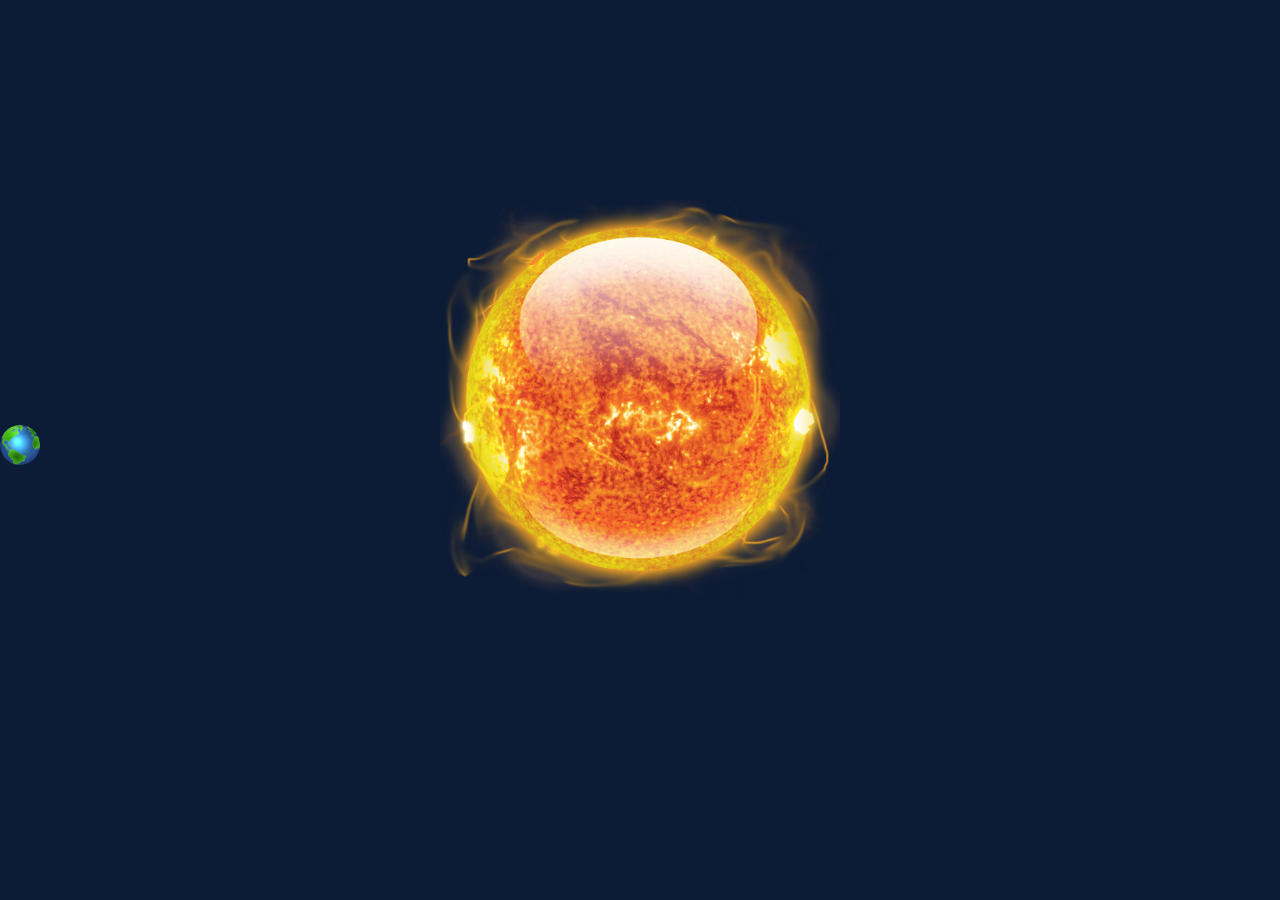
<file: HTML_CSS_Projects/Animaciones/index.html>
<!DOCTYPE html>
<html lang="en">
<head>
	<meta charset="UTF-8">
	<title>Animaciones</title>
	<style>
		body{background-color: #0D1C36;}
		
		@keyframes rotacion{
			from{transform: rotateZ(0deg);}

			to{transform: rotateZ(360deg);}
		}

		@keyframes traslacion{
			0% {z-index: 1;}

			25% {left: 950px;}
			50% {left: 1900px;}
			51% {z-index: -1;}
			75% {left: 950px;}
			100% {left: 0; z-index: -1;}
		}

		@keyframes sombra{
			0%  {opacity: 1;}
			25% {opacity: 0;}
			50% {opacity: 1;}
			75% {opacity: 0;}
			100%{opacity: 1;}
		}
		/*
			Nombre
			Duracion: seg
			Funcion: linear | ease | ease-in | ease-out | ease-in-out
			Delay: seg
			Iteraciones: número | infinite
			Dirección: alternate | reverse
		*/
		#sol{
			position: absolute;
			margin-left: auto;
			margin-right: auto;
			left: 0;
			right: 0;
			top: 200px;
			width: 400px;
			height: 400px;
			animation-name: rotacion;
			animation-duration: 30s;
			animation-iteration-count: infinite;
			animation-timing-function: linear;
		}

		#tierra{
			background-color: black;
			border-radius: 50%;
			position: absolute;
			margin-left: auto;
			margin-right: auto;
			padding: 0;
			left: 0;
			top: 425px;
			width: 40px;
			height: 40px;
			z-index: 1;
			animation-name: traslacion;
			animation-duration: 20s;
			animation-timing-function: linear;
			animation-iteration-count: infinite;
		}

		#img-tierra{
			animation-name: sombra;
			animation-duration: 20s;
			animation-timing-function: linear;
		}
	</style>
</head>
<body>
	<div id="sol"><img src="sun.png" alt="" width="400"></div>
	<div id="tierra">
		<img src="earth.png" alt="" width="40" id="img-tierra">
	</div>
</body>
</html>
</file>
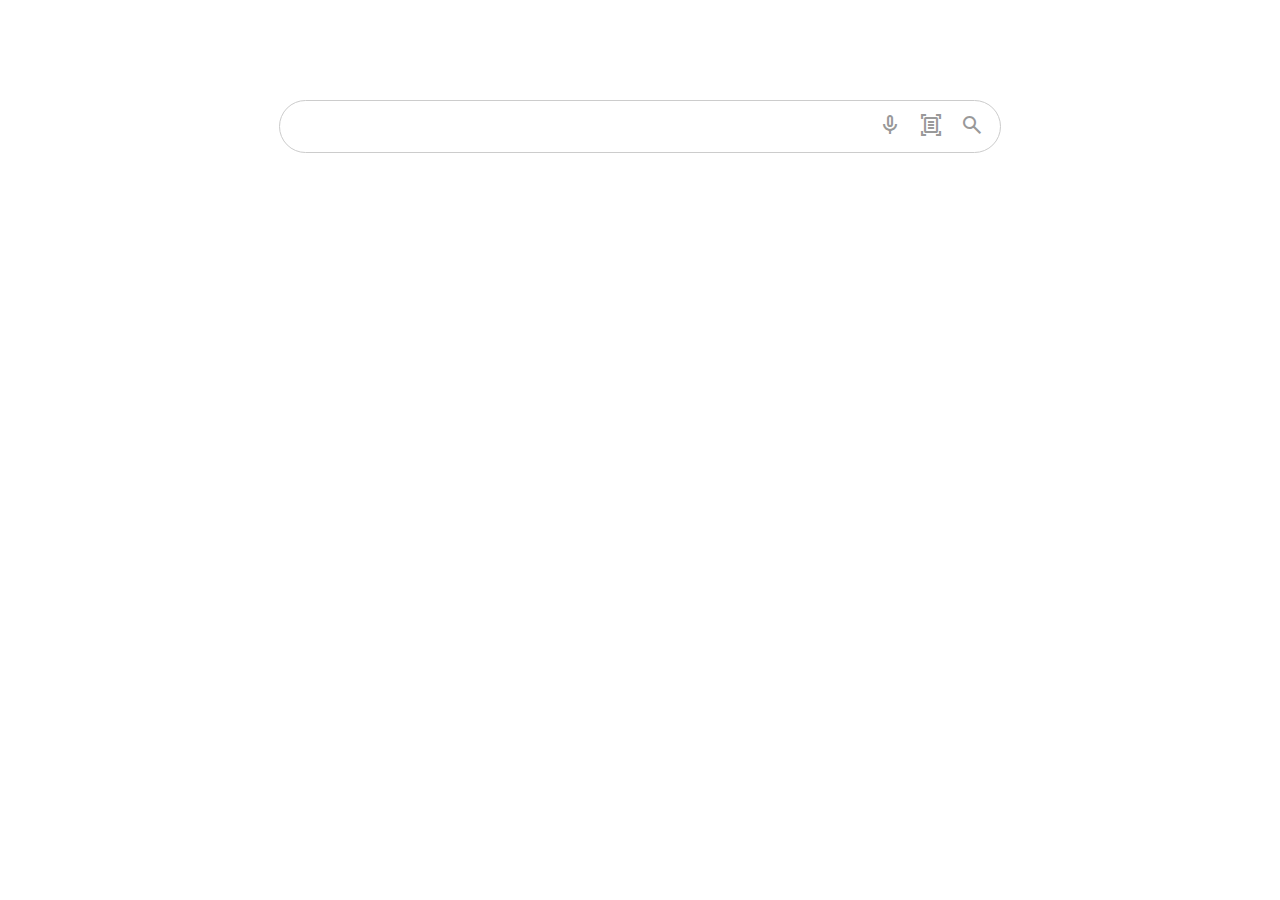
<file: HTML_CSS_Projects/Barra de busqueda/index.html>
<!DOCTYPE html>
<html lang="en">
<head>
  <meta charset="UTF-8">
  <meta name="viewport" content="width=device-width, initial-scale=1.0">
  <link rel="stylesheet" href="style.css">
  <link rel="stylesheet" href="https://fonts.googleapis.com/css2?family=Material+Symbols+Outlined:opsz,wght,FILL,GRAD@20..48,100..700,0..1,-50..200" />
  <title>Barra de busqueda</title>
</head>

<body>
  <div class="search-bar">
    <input type="text">
    <div class="actions">
      <button>
        <span class="material-symbols-outlined">Mic</span>
      </button>
      <button>
        <span class="material-symbols-outlined">document_scanner</span>
      </button>
      <button>
        <span class="material-symbols-outlined">search</span>
      </button>
    </div>
  </div>
</body>

</html>
</file>
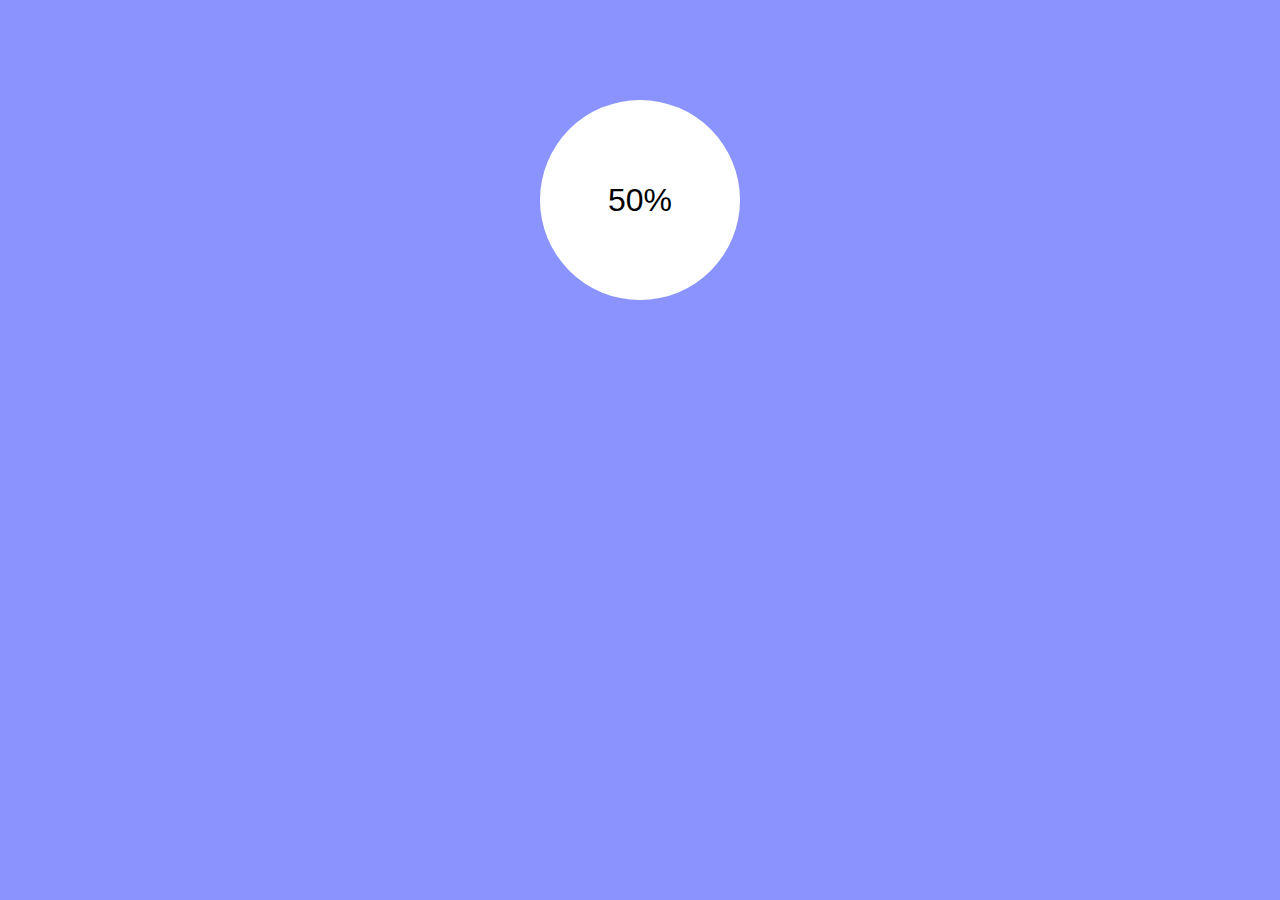
<file: HTML_CSS_Projects/Barra de porcentaje/index.html>
<!DOCTYPE html>
<html lang="en">
<head>
  <meta charset="UTF-8">
  <meta name="viewport" content="width=device-width, initial-scale=1.0">
  <title>Barra de progreso</title>
  <link rel="stylesheet" href="styles.css">
</head>
<body>
  <!-- aqui se encuentra todo el codigo para reutilizar -->
  <div class="progressbar-container">
    <div class="outer-box">
      <div class="inner-box">50%</div>
      <!-- creando un vector -->
      <svg xmlns="http://www.w3.org/2000/svg" version="1.1" width="200" height ="200"> 
        <defs>
          <linearGradient id="gradientColor">
            <stop offset="0%" stop-color="#e91e63" />
            <stop offset="100%" stop-color="#673ab7" />
          </linearGradient>
        </defs>
        <circle cx="100" cy="100" r="80" stroke-linecap="round"/>
      </svg>
    </div>
  </div>
</body>
</html>
</file>
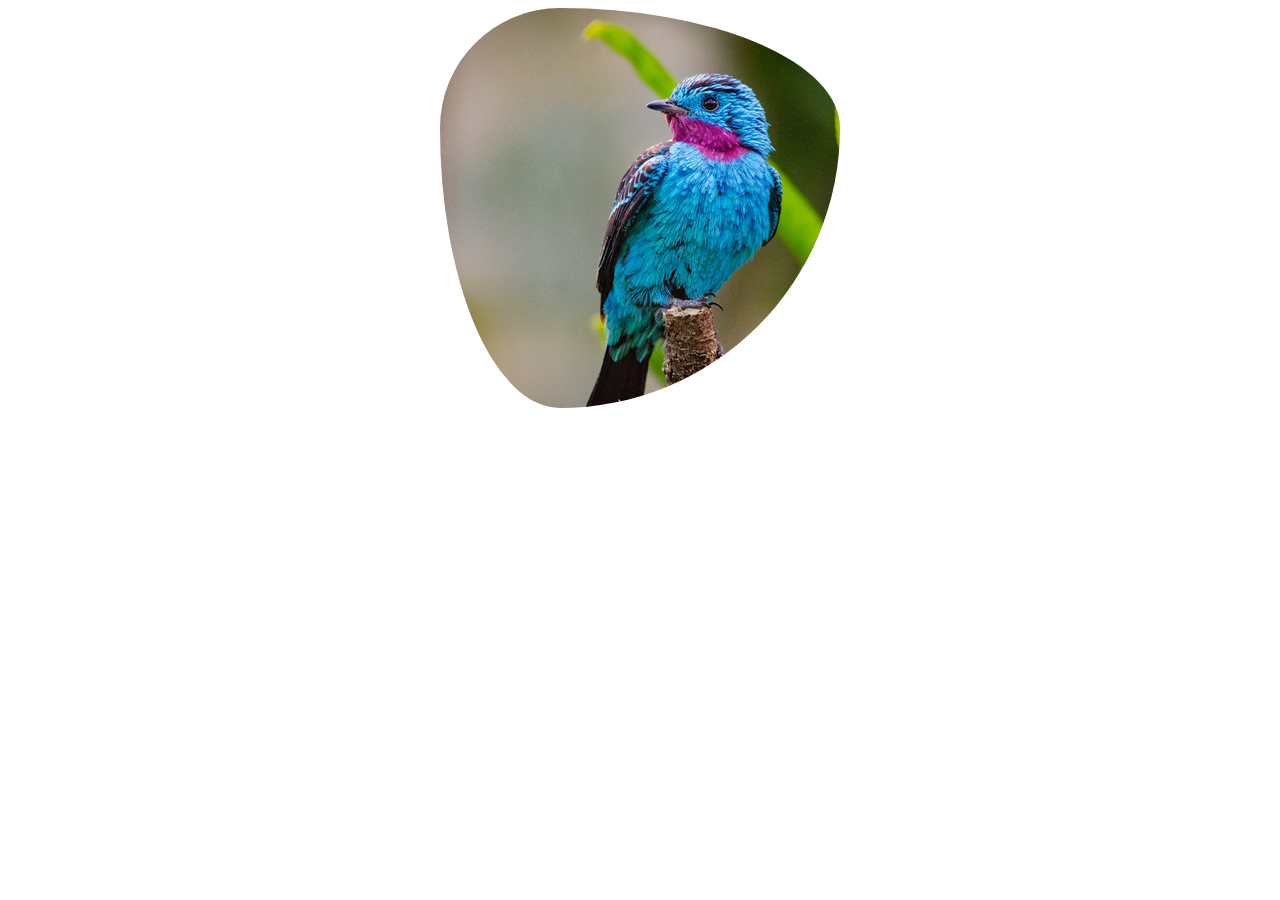
<file: HTML_CSS_Projects/bordes magicos/index.html>
<!DOCTYPE html>
<html lang="en">
<head>
    <meta charset="UTF-8">
    <meta name="viewport" content="width=device-width, initial-scale=1.0">
    <meta http-equiv="X-UA-Compatible" content="ie=edge">
    <title>Bordes mágicos</title>
    <style>
        #container{
            background: url(foto.png);
            border-radius: 30% 70% 70% 30% / 30% 30% 70% 70%;
            width: 400px;
            height: 400px;
            margin: 0 auto;
            transition: all 1s;
        }
        #container:hover{
            border-radius: 44% 56% 87% 13% / 68% 86% 14% 32% ;
        }
    </style>
</head>
<body>
    <div id="container"></div>
</body>
</html>
</file>
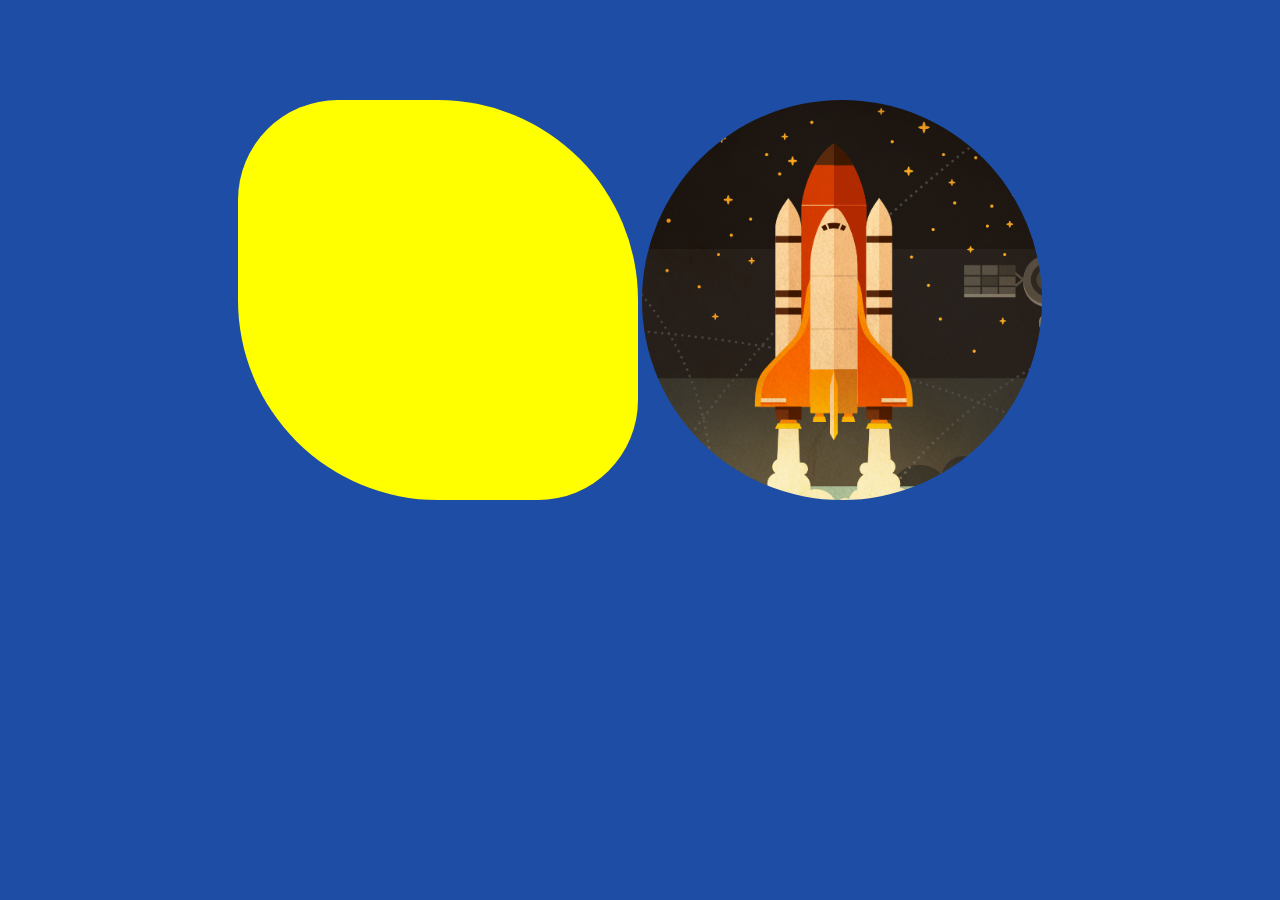
<file: HTML_CSS_Projects/Bordes/index.html>
<!DOCTYPE html>
<html lang="en">
<head>
	<meta charset="UTF-8">
	<title>Bordes</title>
	<style>
		body{background-color: #1E4DA6;}
		#main-container{width: 810px; margin: 100px auto; text-align: center;}
		#main-container div{display: inline-block; vertical-align: top;}
		#cuadro{background-color: yellow; height: 400px; width: 400px;}

		#cuadro{
			border-radius: 25% 50%;
		}

		img{
			border-radius: 50%;
		}
	</style>
</head>
<body>
	<div id="main-container">
		<div id="cuadro"></div>
		<div><img src="foto.png" width="400" alt=""></div>
	</div>
</body>
</html>
</file>
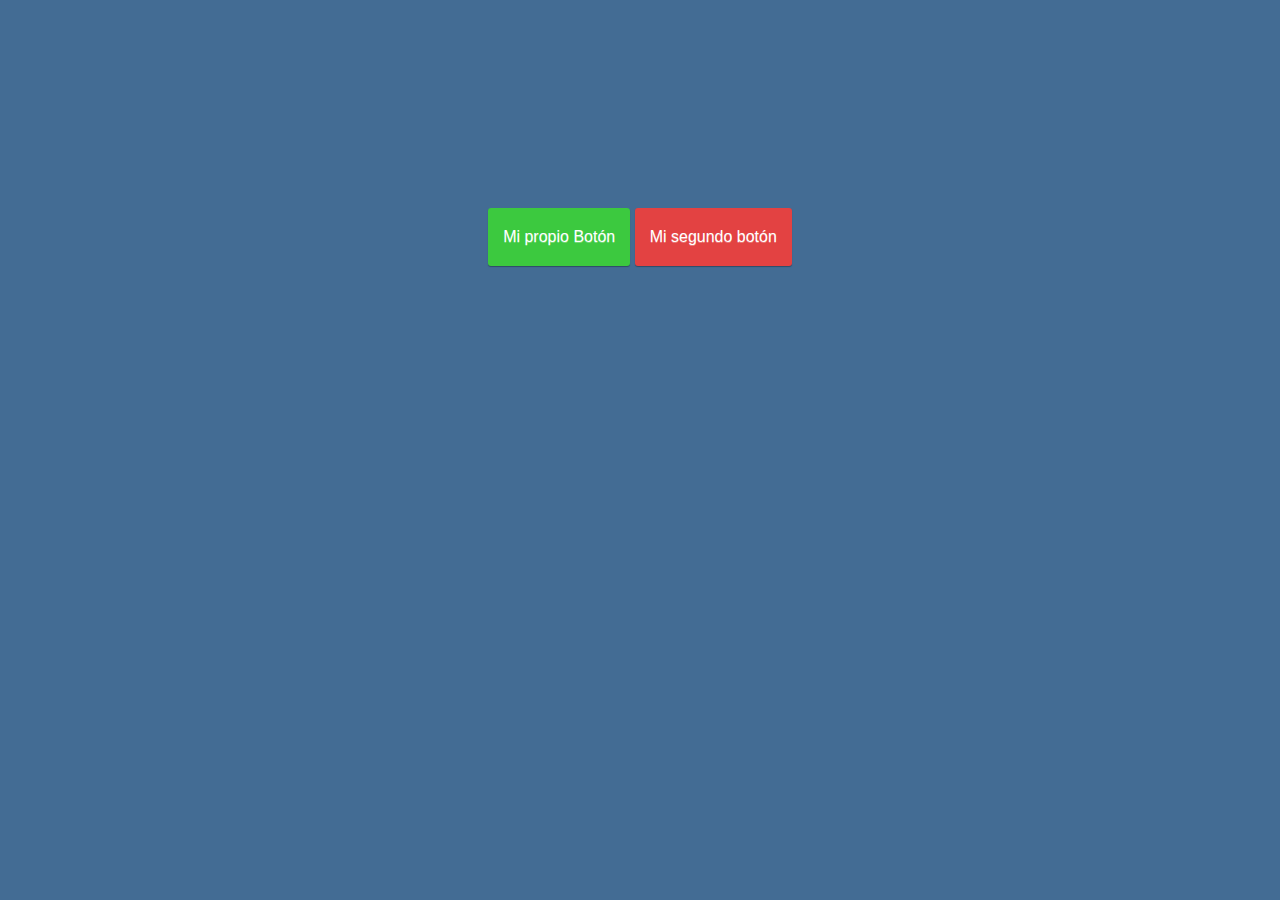
<file: HTML_CSS_Projects/Boton/index.html>
<!DOCTYPE html>
<html lang="en">
<head>
	<meta charset="UTF-8">
	<title>Botón con CSS</title>

	<style>
		body{
			background-color: #436C94;
			font-family: Arial;
		}
		#main-container{
			padding-top: 200px;
			text-align: center;
		}

		.btn{
			border-radius: 3px;
			display: inline-block;
			padding: 20px 15px;
			text-decoration: none;
			text-shadow: 0 1px 0 rgba(255,255,255,0.3);
			box-shadow: 0 1px 1px rgba(0,0,0,0.3); 
		}

		.btn-green{
			color: white;
			background-color: #3CC93F;
		}
		.btn-green:hover{
			background-color: #37B839;	
		}
		.btn-green:active{
			background-color: #29962A;
		}

		.btn-red{
			color: white;
			background-color: #E34242;
		}
		.btn-red:hover{
			background-color: #C43535;	
		}
		.btn-red:active{
			background-color: #A62828;
		}


	</style>
</head>
<body>

	<div id="main-container">
		<a href="#" class="btn btn-green">Mi propio Botón</a>
		<a href="#" class="btn btn-red">Mi segundo botón</a>
	</div>
	
</body>
</html>
</file>
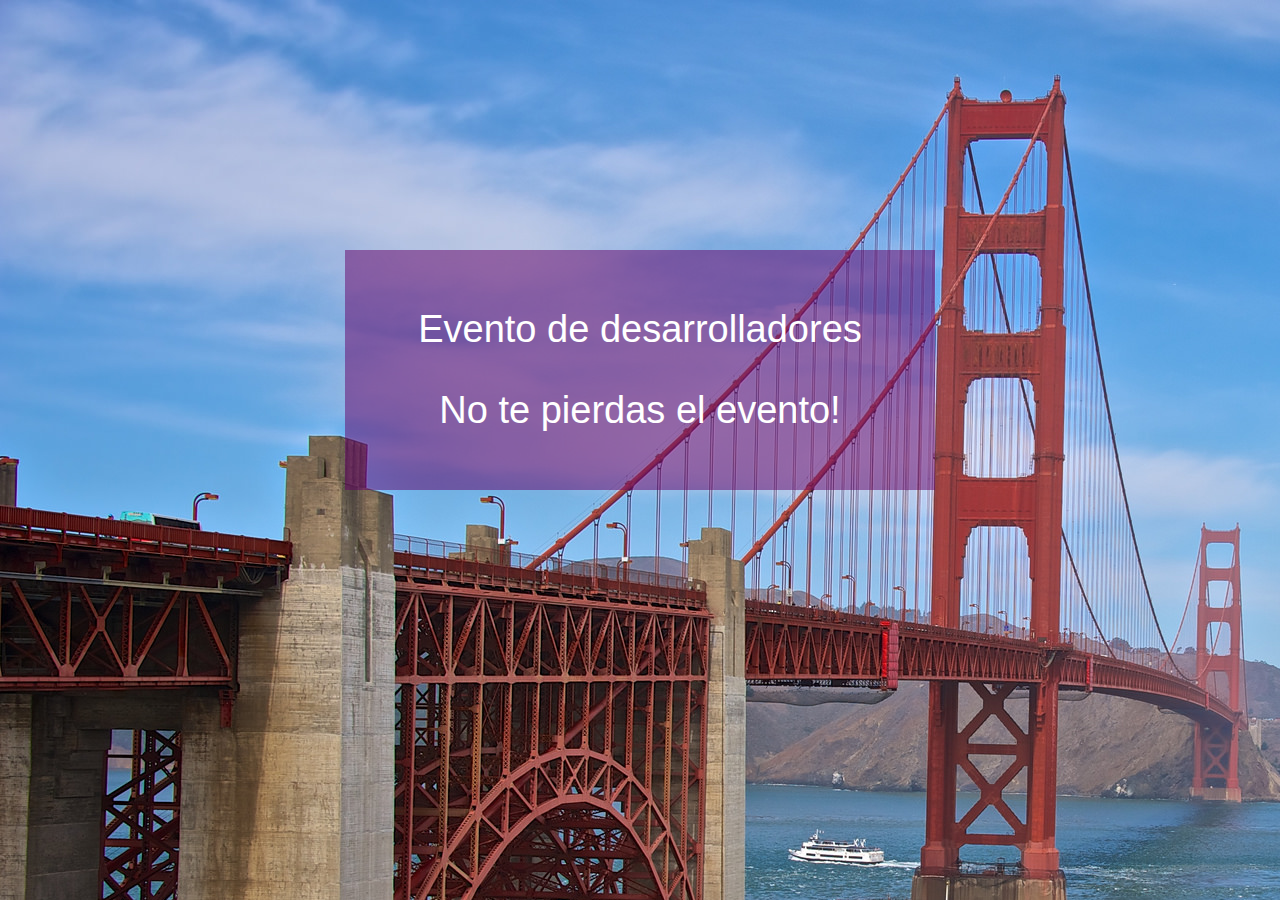
<file: HTML_CSS_Projects/Colores/index.html>
<!DOCTYPE html>
<html lang="en">
<head>
	<meta charset="UTF-8">
	<title>Colores</title>
	<style>
		body{
			background: url(fondo.jpg);

			font-family: Arial;
		}
		
		/*
			RGB
			RGBA
			HSL
			HSLA
		*/
		#mensaje{
			background: hsla(300, 100%, 20%, 0.5);
			color: white;
			font-size: 38px;
			padding: 20px;
			margin: 250px auto;
			width:550px;
			text-align: center;
		}
	</style>
</head>
<body>
	<div id="main-container">
		<div id="mensaje">
			<p>Evento de desarrolladores</p>
			<p>No te pierdas el evento!</p>
		</div>
	</div>
</body>
</html>
</file>
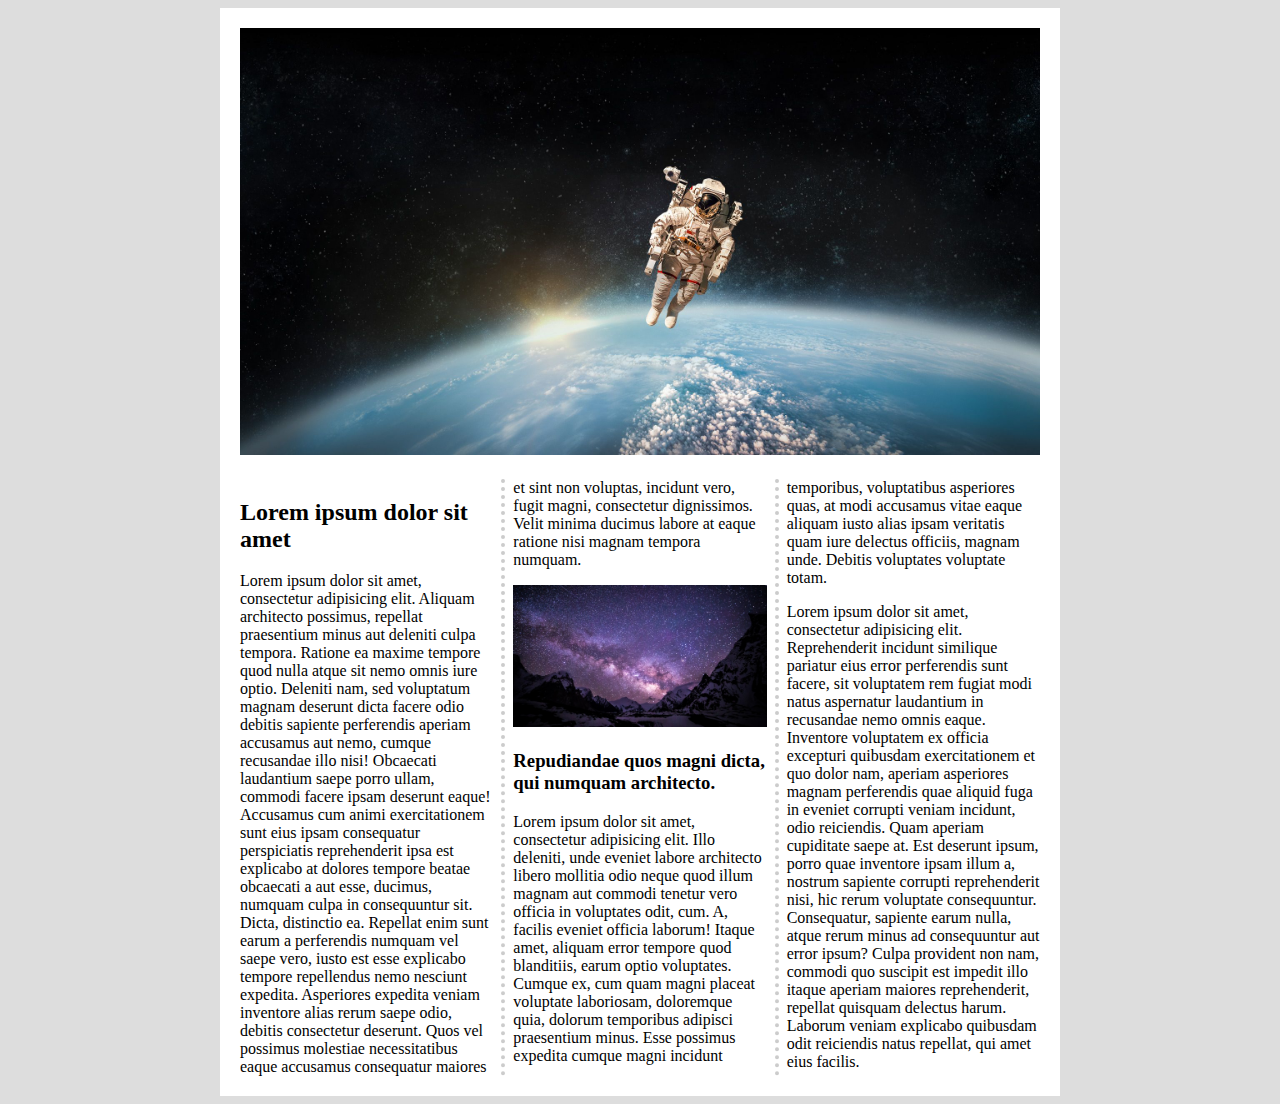
<file: HTML_CSS_Projects/Columnas/index.html>
<!DOCTYPE html>
<html lang="en">
<head>
	<meta charset="UTF-8">
	<title>Columnas</title>
	<style>
		body{background-color: #ddd;}
		#container{
			background-color: white;
			margin: 0 auto;
			width: 800px;
			padding: 20px;

			
		}

		article{
			padding-top: 20px;
			column-count: 3;
			column-gap: 20px;
			column-rule: dotted 4px #ccc;
			
		}
	</style>
</head>
<body>
	<div id="container">
		<img src="header.jpg" width="100%" alt="">
		<article>
			<h2>Lorem ipsum dolor sit amet</h2>
		<p><span>Lorem ipsum dolor sit amet, consectetur adipisicing elit. Aliquam architecto possimus, repellat praesentium minus aut deleniti culpa tempora. Ratione ea maxime tempore quod nulla atque sit nemo omnis iure optio.</span>
		<span>Deleniti nam, sed voluptatum magnam deserunt dicta facere odio debitis sapiente perferendis aperiam accusamus aut nemo, cumque recusandae illo nisi! Obcaecati laudantium saepe porro ullam, commodi facere ipsam deserunt eaque!</span>
		<span>Accusamus cum animi exercitationem sunt eius ipsam consequatur perspiciatis reprehenderit ipsa est explicabo at dolores tempore beatae obcaecati a aut esse, ducimus, numquam culpa in consequuntur sit. Dicta, distinctio ea.</span>
		<span>Repellat enim sunt earum a perferendis numquam vel saepe vero, iusto est esse explicabo tempore repellendus nemo nesciunt expedita. Asperiores expedita veniam inventore alias rerum saepe odio, debitis consectetur deserunt.</span>
		<span>Quos vel possimus molestiae necessitatibus eaque accusamus consequatur maiores et sint non voluptas, incidunt vero, fugit magni, consectetur dignissimos. Velit minima ducimus labore at eaque ratione nisi magnam tempora numquam.</span></p>

		<p><img src="imagen.jpg" width="100%" alt=""></p>
		<h3>Repudiandae quos magni dicta, qui numquam architecto.</h3>
		<p><span>Lorem ipsum dolor sit amet, consectetur adipisicing elit. Illo deleniti, unde eveniet labore architecto libero mollitia odio neque quod illum magnam aut commodi tenetur vero officia in voluptates odit, cum.</span>

		<span>A, facilis eveniet officia laborum! Itaque amet, aliquam error tempore quod blanditiis, earum optio voluptates. Cumque ex, cum quam magni placeat voluptate laboriosam, doloremque quia, dolorum temporibus adipisci praesentium minus.</span>
		<span>Esse possimus expedita cumque magni incidunt temporibus, voluptatibus asperiores quas, at modi accusamus vitae eaque aliquam iusto alias ipsam veritatis quam iure delectus officiis, magnam unde. Debitis voluptates voluptate totam.</span></p>
		<p><span>Lorem ipsum dolor sit amet, consectetur adipisicing elit. Reprehenderit incidunt similique pariatur eius error perferendis sunt facere, sit voluptatem rem fugiat modi natus aspernatur laudantium in recusandae nemo omnis eaque.</span>
		<span>Inventore voluptatem ex officia excepturi quibusdam exercitationem et quo dolor nam, aperiam asperiores magnam perferendis quae aliquid fuga in eveniet corrupti veniam incidunt, odio reiciendis. Quam aperiam cupiditate saepe at.</span>
		<span>Est deserunt ipsum, porro quae inventore ipsam illum a, nostrum sapiente corrupti reprehenderit nisi, hic rerum voluptate consequuntur. Consequatur, sapiente earum nulla, atque rerum minus ad consequuntur aut error ipsum?</span>
		<span>Culpa provident non nam, commodi quo suscipit est impedit illo itaque aperiam maiores reprehenderit, repellat quisquam delectus harum. Laborum veniam explicabo quibusdam odit reiciendis natus repellat, qui amet eius facilis.</span></p>		
		</article>
		
	</div>
</body>
</html>
</file>
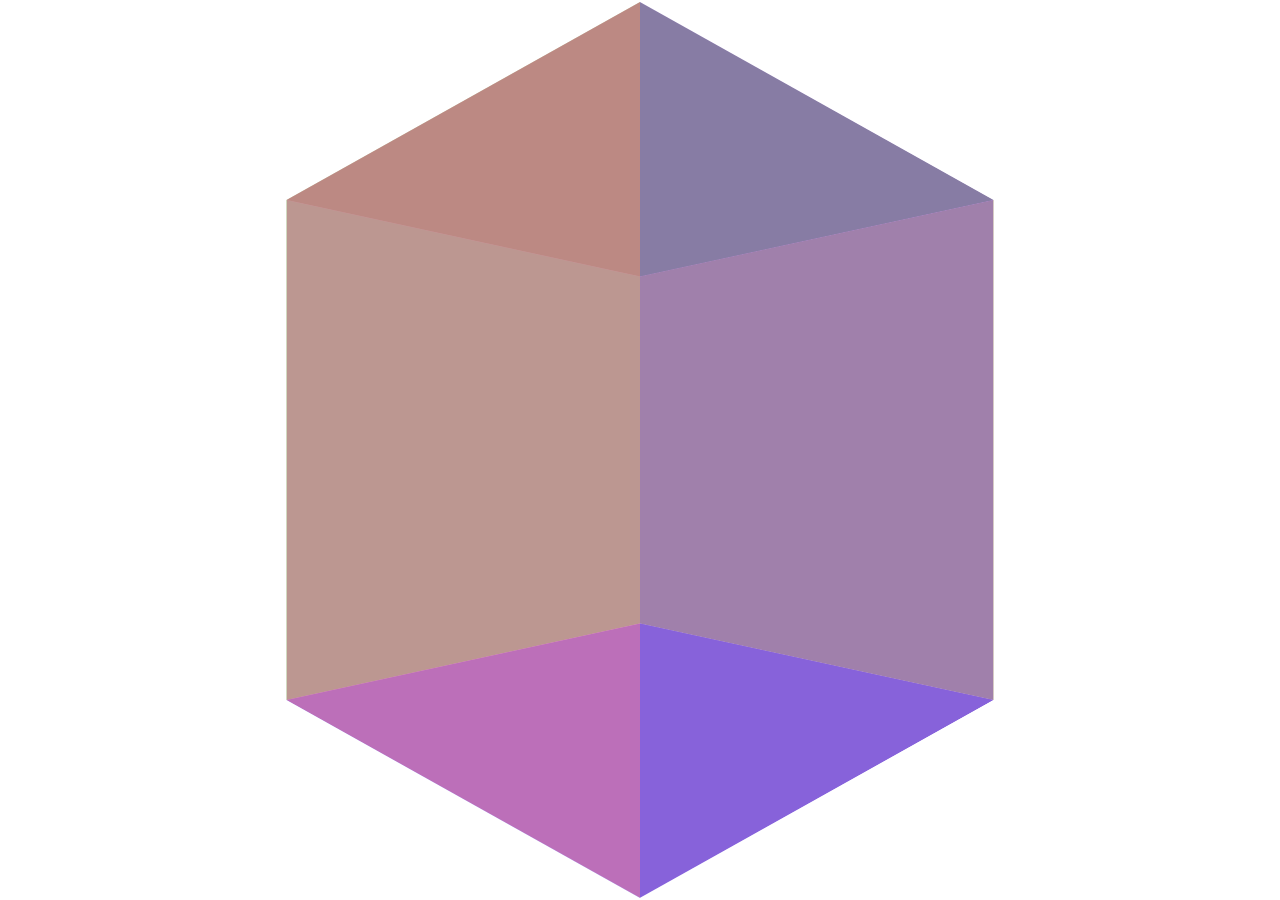
<file: HTML_CSS_Projects/Cubo 3D/index.html>
<!DOCTYPE html>
<html lang="en">
<head>
	<meta charset="UTF-8">
	<title>Cubo 3D</title>

	<style>
		#container{
			perspective: 800px;
			margin: 200px auto;
			width: 500px;
		}
		
		#cubo{
			transform-style: preserve-3d;
			width: 500px;
			height: 500px;

			transform: rotateY(45deg);
		}
		.cara{
			position: absolute;
			height: 500px;
			width: 500px;
		}
		
		.enfrente{
			background-color: rgba(95,27,188,0.5);
			transform: translateZ(250px);
		}
		.atras{
			background-color: rgba(95,242,81,0.5);
			transform: translateZ(-250px);	
		}
		.arriba{
			background-color: rgba(95,188,27,0.5);
			transform: translateY(-250px) rotateX(90deg);
		}
		.abajo{
			background-color: rgba(95,81,244,0.5);
			transform: translateY(250px) rotateX(90deg);	
		}
		.izquierda{
			background-color: rgba(201,54,122,0.5);
			transform: translateX(-250px) rotateY(90deg);
		}
		.derecha{
			background-color: rgba(196,201,54,0.5);
			transform: translateX(250px) rotateY(90deg);
		}
	</style>
</head>
<body>
	<div id="container">
		<div id="cubo">
			<div class="cara enfrente"></div>
			<div class="cara atras"></div>
			<div class="cara arriba"></div>
			<div class="cara abajo"></div>
			<div class="cara izquierda"></div>
			<div class="cara derecha"></div>	
		</div>
		
	</div>
</body>
</html>
</file>
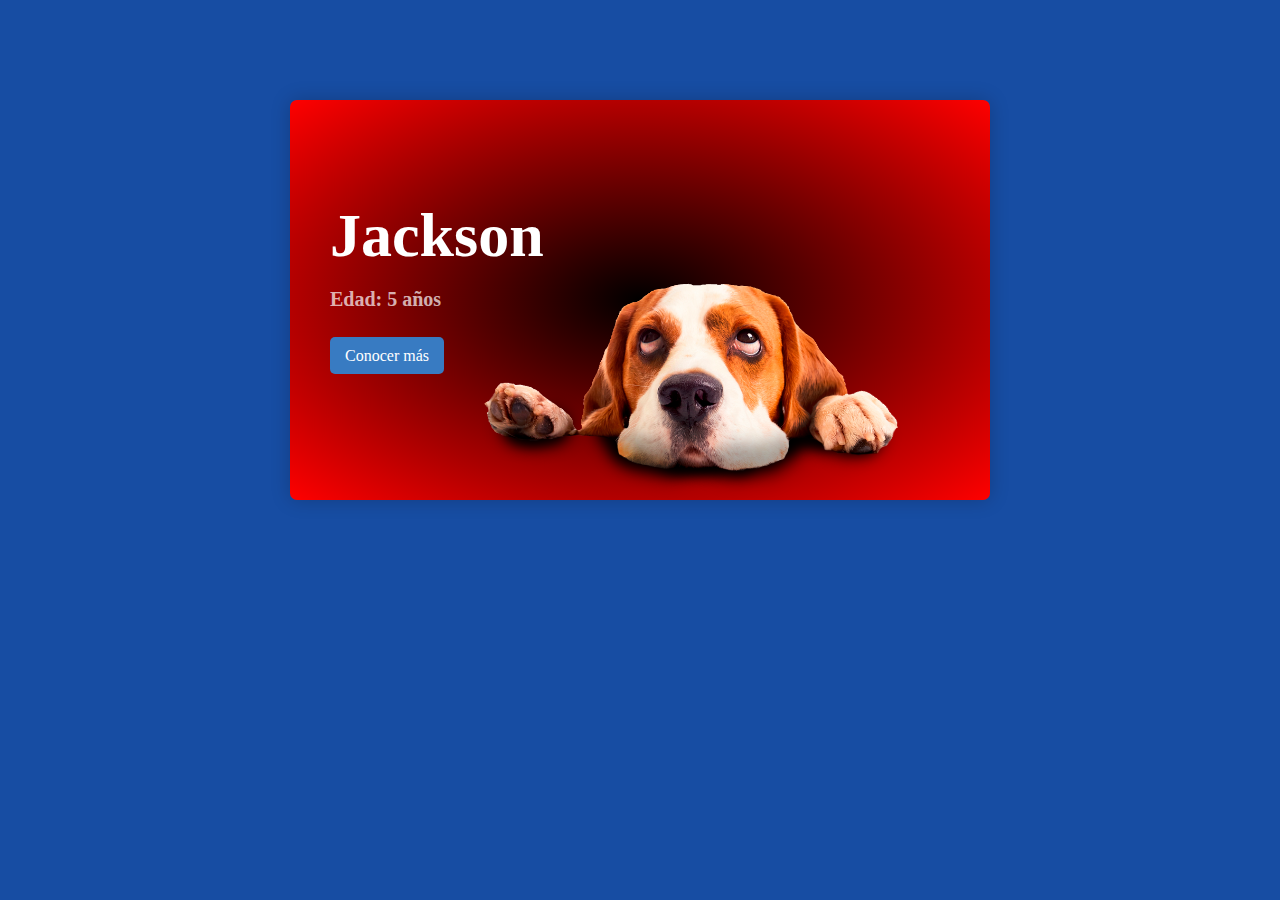
<file: HTML_CSS_Projects/Degradados/index.html>
<!DOCTYPE html>
<html lang="en">
<head>
	<meta charset="UTF-8">
	<title>Degradados</title>
	<style>

		body{background: #174DA3;box-sizing: border-box;font-family: Verdana;}
		#container{width: 700px; height: 400px; margin: 100px auto;}

		#card, #img-bg{
			width: 700px; height: 400px;
		}
		/*
			#6481A1, #212A33
			#F29E02, #CC701F
			#02AAF2, #4602F2, #9E36B3

		*/
		#card{
			background-color: #000;
			background: radial-gradient( #000, red);
			border-radius: 7px;
			box-shadow: 0 0 20px rgba(0,0,0,0.2);
			color: white;
		}
		#img-bg{
			background-image: url(perrito.png);
			background-repeat: no-repeat;
			background-position: bottom right;
			background-size: 600px;
		}
		h1{
			font-size: 62px;
			padding: 100px  0 0 40px;
			margin: 0;
		}
		h2{
			color: rgba(255,255,255,0.7);
			font-size: 20px;
			padding: 0  0 0 40px;
		}
		p{
			padding: 20px  0 0 40px;
		}
		p a{
			background-color: #387BC2;
			border-radius: 5px;
			padding: 10px 15px;
			color: white;
			text-decoration: none;
		}
	</style>
</head>
<body>

<div id="container">
	<div id="card">
		<div id="img-bg">
			<h1>Jackson</h1>
			<h2>Edad: 5 años</h2>	
			<p><a href="#">Conocer más</a></p>
		</div>
	</div>
</div>

	
</body>
</html>
</file>
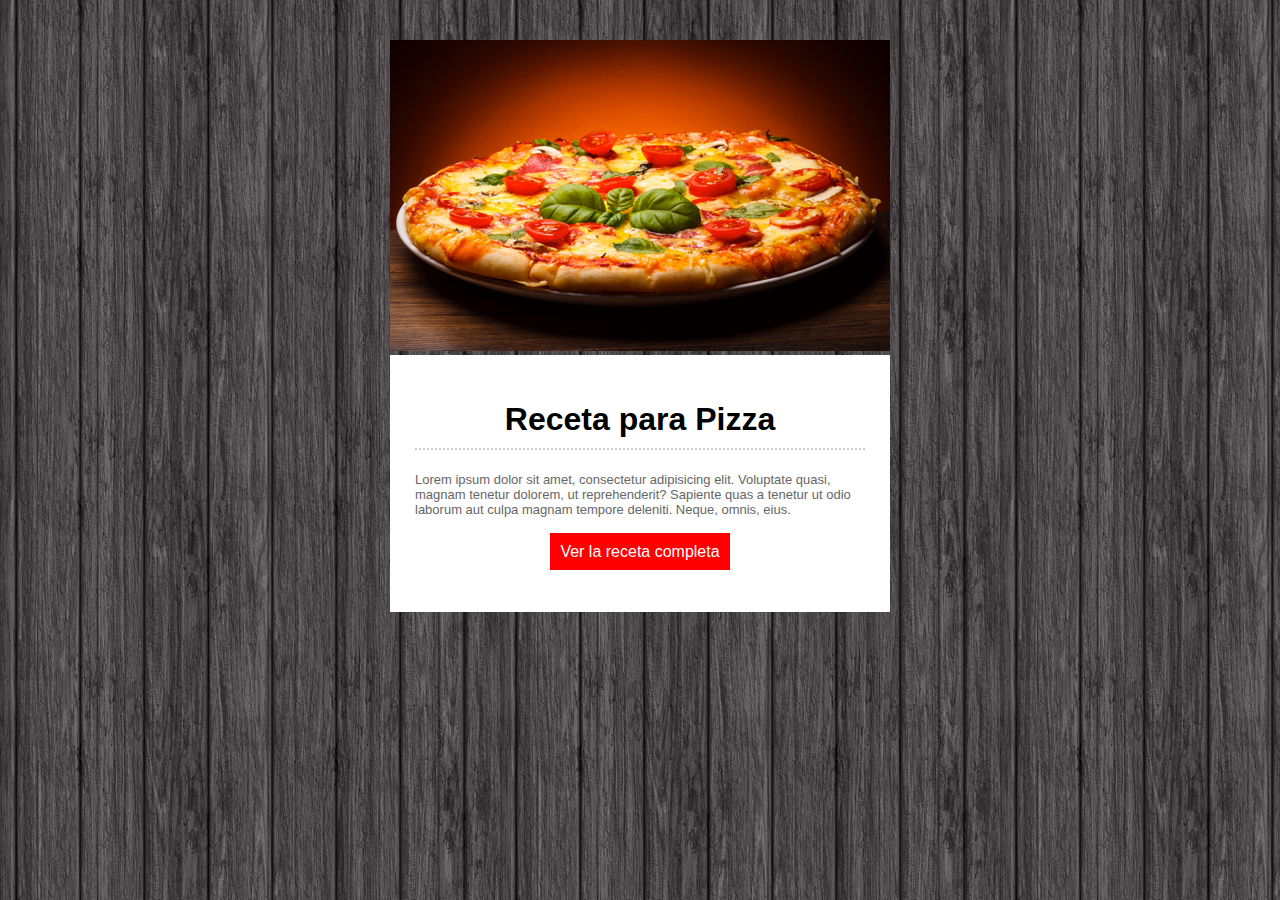
<file: HTML_CSS_Projects/Ejercicio 1/index.html>
<!DOCTYPE html>
<html lang="en">
<head>
	<meta charset="UTF-8">
	<title>Ejercicio 1</title>
	<link rel="stylesheet" href="css/main.css">
	<style>
		body{
			background-image: url(img/fondo.jpg);
			font-family: Arial;
		}
		h1{
			border-bottom: dotted 2px #ccc;
			text-align: center;
		}
		a{
			background-color: red;
			color: white;
			text-decoration: none;
		}
		a:hover{
			background-color: blue;
		}
		#main-container{
			width: 500px;
		}
		#content{
			background-color: white;
		}
		#descripcion{
			color: #666;
			font-size: 0.8125em;
		}
		#boton-content{
			text-align: center;
		}
		
	</style>
</head>
<body>
	<div id="main-container">
		<div id="main-image">
			<img src="img/imagen-principal.jpg" alt="">
		</div>
		<div id="content">
			<h1>Receta para Pizza</h1>
			<p id="descripcion">
				Lorem ipsum dolor sit amet, consectetur adipisicing elit. Voluptate quasi, magnam tenetur dolorem, ut reprehenderit? Sapiente quas a tenetur ut odio laborum aut culpa magnam tempore deleniti. Neque, omnis, eius.
			</p>
			<p id="boton-content">
				<a href="#" class="boton">Ver la receta completa</a>
			</p>
		</div>
	</div>
</body>
</html>
</file>
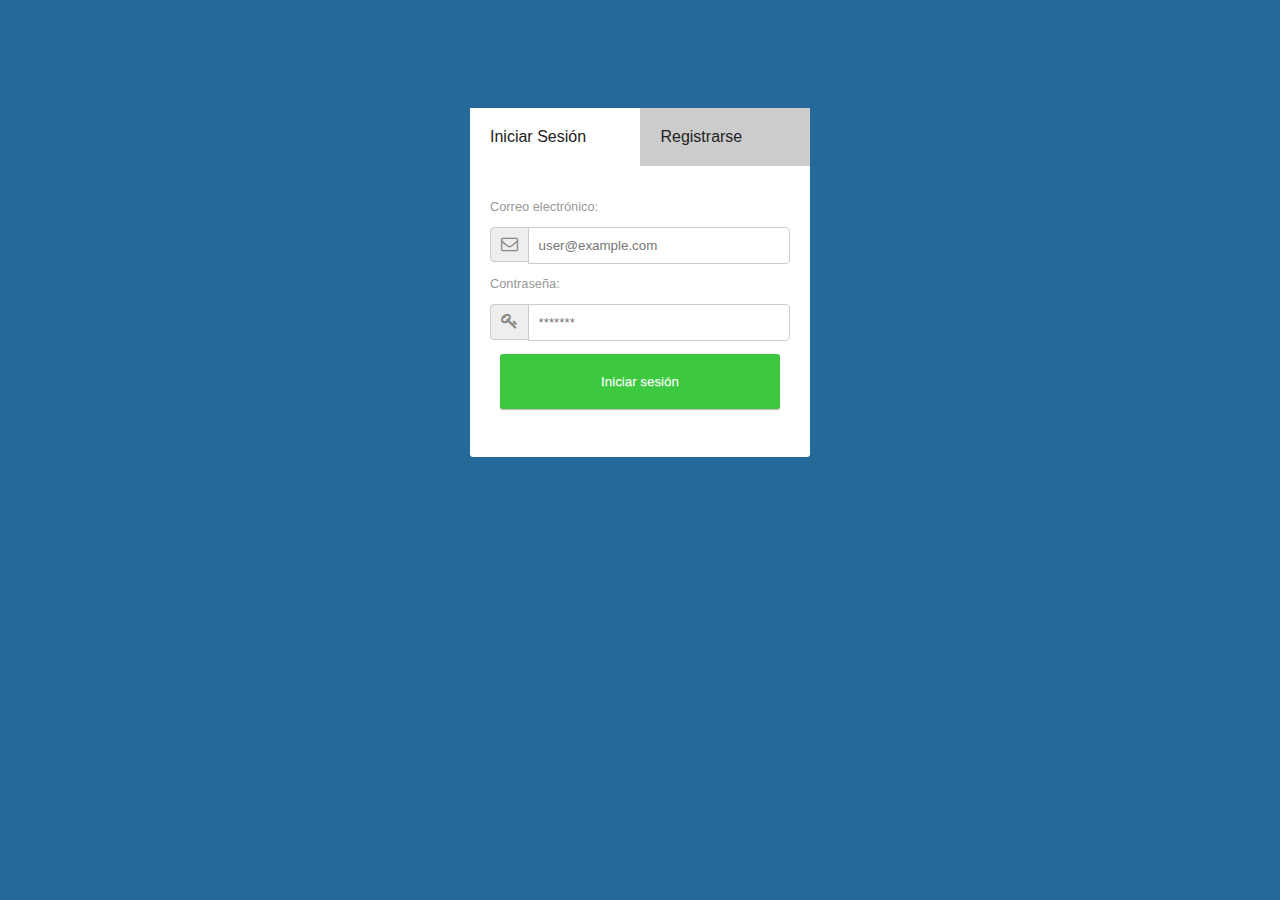
<file: HTML_CSS_Projects/Formulario Avanzado/index.html>
<!DOCTYPE html>
<html lang="en">
<head>
	<meta charset="UTF-8">
	<title>Formulario</title>
	<link rel="stylesheet" href="boton.css">
	<link rel="stylesheet" href="font-awesome-4.7.0/css/font-awesome.min.css">

	<style>
		body{font-family: Arial; background-color: #256999; box-sizing: border-box; padding: 100px;}

		form{
			background-color: white;
			border-radius: 0 0 3px 3px;
			color: #999;
			font-size: 0.8em;
			padding: 20px;
			margin: 0 auto;
			width: 300px;
		}

		input, textarea{
			border: 0;
			outline: none;

			width: 280px;
		}

		.field{
			border: solid 1px #ccc;
			border-radius: 0 4px 4px 0; 
			padding: 10px;
			width: 240px;
		}

		.field:focus{
			border-color: #18A383;
		}

		.center-content{
			text-align: center;
		}

		.field-container div{
			display: inline-block;
			vertical-align: top;
		}

		.field-container i{
			background-color: #eee;
			border-radius: 4px 0 0 4px; 
			color: #888;
			padding: 10px 10px 11px 10px;
			border: solid 1px #ccc;
			max-height: 35px;
			margin-right: -5px;
			vertical-align: top;
		}

		#menu ul{
			list-style: none;
			margin: 0;
			padding: 0;
		}

		#menu ul li{
			display: inline-block;
			width: 50%;
			margin-right: -4px;
		}

		#menu ul li a{
			background-color: #ccc;
			color: #222;
			display: block;
			padding: 20px 20px;
			text-decoration: none;
		}
		#menu ul li a:hover{
			background-color: #eee;
		}

		#formularios, #menu{
			margin: 0 auto;
			width: 340px;
		}

		.active{
			background-color: white !important;
		}

		.columns >div{
			width: 50%;
			display: inline-block;
			vertical-align: top;
			margin-right: -4px;
		}
		.columns .field{
			width: 80px;
		}

		#form_register{
			display: none;
		}

	</style>
</head>
<body>
	<div id="menu">
		<ul>
			<li><a href="#" class="active">Iniciar Sesión</a></li>
			<li><a href="#">Registrarse</a></li>
		</ul>
	</div>
	<div id="formularios">
		<form action="" id="form_session">

			<p>Correo electrónico:</p>
			<div class="field-container">
				<i class="fa fa-envelope-o fa-lg" aria-hidden="true"></i>	
				<input type="text" class="field" placeholder="user@example.com"> <br/>
			</div>

			<p>Contraseña:</p>
			<div class="field-container">
				<i class="fa fa-key fa-lg" aria-hidden="true"></i>	
				<input type="password" class="field" placeholder="*******"> <br/>
			</div>
			<p class="center-content">
				<input type="submit" class="btn btn-green" value="Iniciar sesión"> <br/><br/>
			</p>
		</form>	

		<form action="" id="form_register">
			
			<div class="columns">
				<div class="field-container">
					<p> Nombre:</p>
					<i class="fa fa-user-circle fa-lg" aria-hidden="true"></i>	
					<input type="text" class="field" placeholder="Marcos"> <br/>
				</div>
				<div class="field-container">
					<p> Apellido:</p>
					<i class="fa fa-user-circle fa-lg" aria-hidden="true"></i>	
					<input type="text" class="field" placeholder="Rivas..."> <br/>
				</div>

			</div>
			

			<p>Correo electrónico:</p>
			<div class="field-container">
				<i class="fa fa-envelope-o fa-lg" aria-hidden="true"></i>	
				<input type="text" class="field" placeholder="user@example.com"> <br/>
			</div>

			<p>Contraseña:</p>
			<div class="field-container">
				<i class="fa fa-key fa-lg" aria-hidden="true"></i>	
				<input type="password" class="field" placeholder="*******"> <br/>
			</div>

			<div class="columns">
				<div class="field-container">
					<p> Compañía:</p>
					<i class="fa fa-building fa-lg" aria-hidden="true"></i>	
					<input type="text" class="field" placeholder="Microsoft"> <br/>
				</div>
				<div class="field-container">
					<p> Teléfono:</p>
					<i class="fa fa-phone fa-lg" aria-hidden="true"></i>	
					<input type="text" class="field" placeholder="+52 55..."> <br/>
				</div>

			</div>
			<p class="center-content">
				<input type="submit" class="btn btn-green" value="Crear cuenta">
			</p>
		</form>	
	</div>
	
	<script src="jquery.js"></script>
	<script>
		$(function(){
			$("#menu li").on("click", function(){
				var i = $(this).index();
				$("#formularios form").hide();
				$("#formularios form").eq(i).show();
				$("#menu li a").removeClass("active");
				$(this).find("a").addClass("active");
			});
		});
	</script>
</body>
</html>
</file>
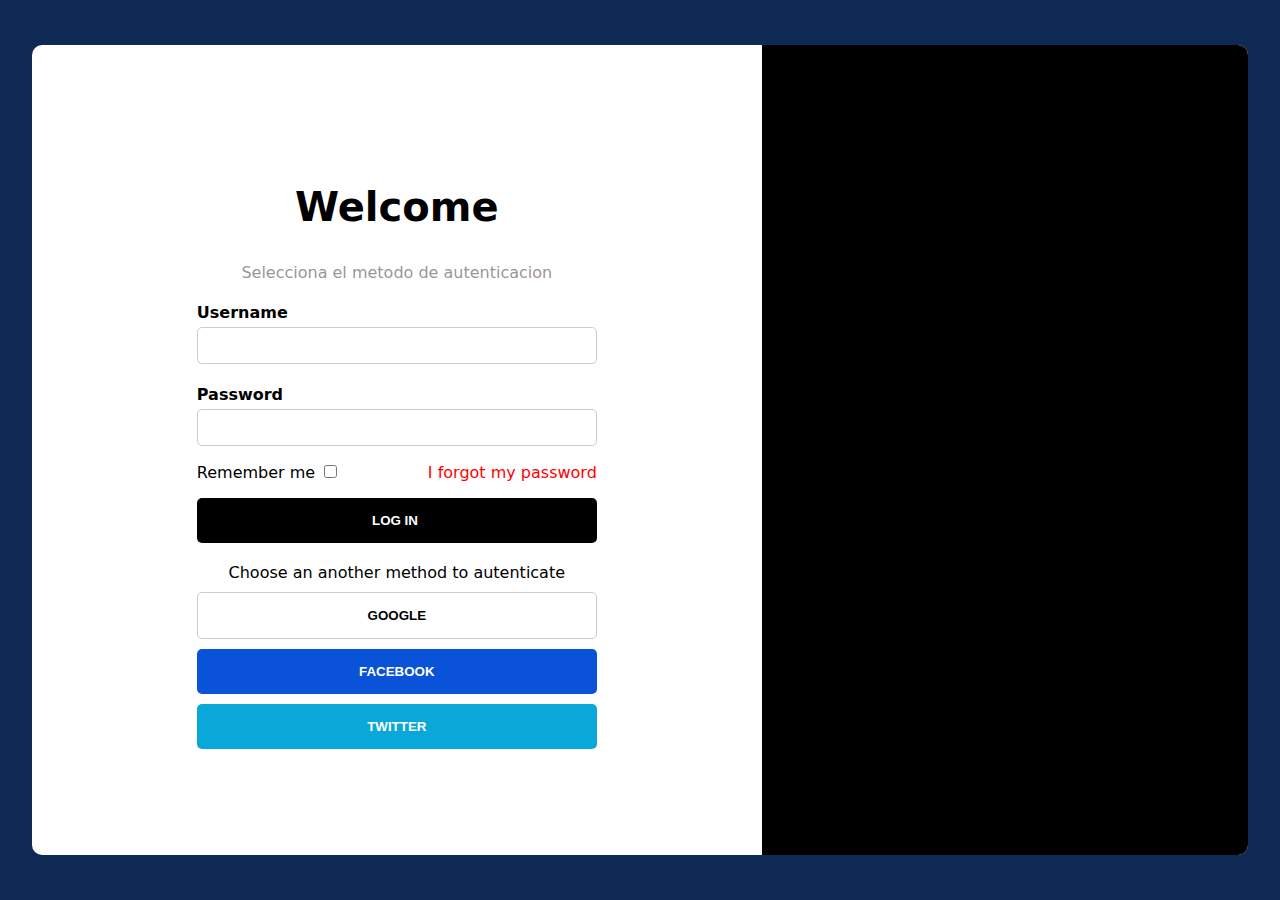
<file: HTML_CSS_Projects/Formulario de login/index.html>
<!DOCTYPE html>
<html lang="en">
<head>
  <meta charset="UTF-8">
  <meta name="viewport" content="width=device-width, initial-scale=1.0">
  <title>Login</title>
  <link rel="stylesheet" href="style.css">
</head>

<body>
  <div class="form-container">
    <div class="login-container">
      <h2>Welcome</h2>
      <p>Selecciona el metodo de autenticacion</p>

      <!-- tratando los datos de una forma mas organica -->
      <form action="#">
        <p>
          <label for="username">Username</label>
          <input class="input" type="text" name="username" id="username">
        </p>

        <p>
          <label for="password">Password</label>
          <input class="input" type="text" name="password" id="password">
        </p>

        <div class="options">
          <div>
            Remember me <input type="checkbox" name="rememberme" id="rememberme">    
          </div>
            <a href="#">I forgot my password</a>
        </div>

        <p>
          <!-- generando un estilo base para los botones -->
          <input type="submit" class="btn btn-login" value="Log in ">
        </p>

        <div class="providers">
          <span>Choose an another method to autenticate</span>
          <button class="btn btn-google">Google</button>
          <button class="btn btn-facebook">Facebook</button>
          <button class="btn btn-twitt">Twitter</button>

        </div>

      </form>
    </div>

    <div class="welcome-screen-container"></div>
  </div>
</body>

</html>
</file>
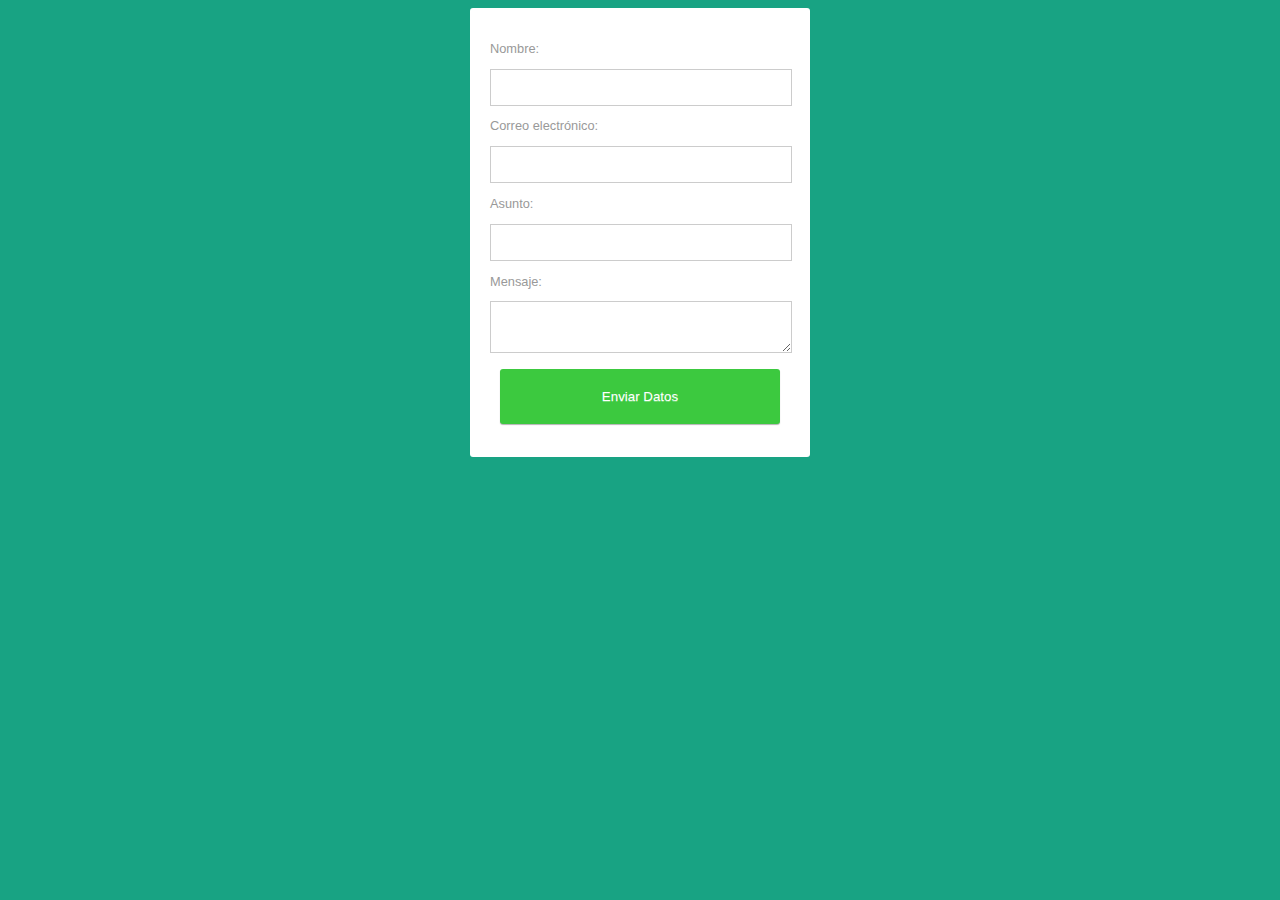
<file: HTML_CSS_Projects/Formulario/index.html>
<!DOCTYPE html>
<html lang="en">
<head>
	<meta charset="UTF-8">
	<title>Formulario</title>
	<link rel="stylesheet" href="boton.css">
	<style>
		body{font-family: Arial; background-color: #18A383; box-sizing: border-box;}

		form{
			background-color: white;
			border-radius: 3px;
			color: #999;
			font-size: 0.8em;
			padding: 20px;
			margin: 0 auto;
			width: 300px;
		}

		input, textarea{
			border: 0;
			outline: none;

			width: 280px;
		}

		.field{
			border: solid 1px #ccc;
			padding: 10px;

			
		}

		.field:focus{
			border-color: #18A383;
		}

		.center-content{
			text-align: center;
		}

	</style>
</head>
<body>
	<form action="">
		<p>Nombre:</p>
		<input type="text" class="field"> <br/>

		<p>Correo electrónico:</p>
		<input type="text" class="field"> <br/>

		<p>Asunto:</p>
		<input type="text" class="field"> <br/>

		<p>Mensaje:</p>
		<textarea class="field"></textarea> <br/>

		<p class="center-content">
			<input type="submit" class="btn btn-green" value="Enviar Datos">
		</p>

	</form>
</body>
</html>
</file>
<file: HTML_CSS_Projects/Barra de busqueda/style.css>
body {
  font-family: system-ui, -apple-system, BlinkMacSystemFont, 'Segoe UI', Roboto, Oxygen, Ubuntu, Cantarell, 'Open Sans', 'Helvetica Neue', sans-serif;
}

/* iconos */
.material-symbols-outlined {
  font-variation-settings:
  'FILL' 0,
  'wght' 400,
  'GRAD' 0,
  'opsz' 24
}

/* contenedor principal */
.search-bar {
  border: solid 1px #ccc;
  border-radius: 30px;
  width: 700px;
  display: flex;
  flex-direction: row;
  align-items: center;
  padding: 5px 10px;
  margin: 100px auto;

  transition:all 0.3s ease-in-out ;
}

.search-bar:focus-within {
  /* cuando el input es seleccionado el contenedor cambia el estilo */
  border: solid 1px black;      
  box-shadow: 0 2px 5px rgba(0,0,0,0.2);
}

.search-bar input[type="text"] {
  border: none;
  outline: none;
  padding: 10px;
  /* esta funcion hace que los botones abarque todo el input */
  flex: 1;

  font-size: 18px;
}
.search-bar .actions {
  display: flex;
  gap: 5px;
}

.search-bar .actions button {
  border: none;
  outline: none;
  background: none;
  cursor: pointer;
  color: #999;

  transition: 0.3s ease-in-out;
}
.search-bar .actions button:hover {
  color: #2972e2;
}
</file>
<file: HTML_CSS_Projects/Barra de porcentaje/styles.css>
body {
  font-family: Arial, Helvetica, sans-serif;
  background-color: #8B93FF;
}

.progressbar-container {
  width: 200px;
  height: 200px;
  margin: 100px auto;
}
.progressbar-container .outer-box {
  border-radius: 50%;
  background-color: white;
  width: 200px;
  height: 200px;
  display: flex;
  align-items: center;
  justify-content: center;
}
.progressbar-container .inner-box {
font-size: 2rem;
font-style: solid;
width: 160px;
height: 160px;
border-radius: 50%;
display: flex;
align-items: center;
justify-content: center;
}

.progressbar-container svg {
  /* centrando */
  position: absolute;
  /* display: none; */
}

.progressbar-container circle {
  fill: none; /* relleno vacio */
  stroke: url(#gradientColor); /* efecto de barra de progreso */
  stroke-width: 20px;
  /* define la distancia entre los puntos que conforman el stroke */
  stroke-dasharray: 550; 
  stroke-dashoffset: 550;

  animation: loading 9s linear forwards;
}

/* creando la animacion */
@keyframes loading {
  100% {
    stroke-dashoffset: 0;
  }
}
</file>
<file: HTML_CSS_Projects/Ejercicio 1/css/main.css>
#main-container{
	margin: 40px auto;
}
#content{
	padding: 25px;
}
h1{
	padding-bottom: 10px;
}
#boton-content{
	padding: 10px;
}
a{
	padding: 10px;
}
</file>
<file: HTML_CSS_Projects/Formulario Avanzado/boton.css>
.btn{
	border-radius: 3px;
	display: inline-block;
	padding: 20px 15px;
	text-decoration: none;
	text-shadow: 0 1px 0 rgba(255,255,255,0.3);
	box-shadow: 0 1px 1px rgba(0,0,0,0.3); 
}

.btn-green{
	color: white;
	background-color: #3CC93F;
}

.btn-black{
	color: #ddd;
	background-color: #222;
}
.btn-green:hover{
	background-color: #37B839;	
}
.btn-green:active{
	background-color: #29962A;
}
</file>
<file: HTML_CSS_Projects/Formulario de login/style.css>
body {
  padding: 0;
  margin: 0;
  font-family: system-ui, -apple-system, BlinkMacSystemFont, 'Segoe UI', Roboto, Oxygen, Ubuntu, Cantarell, 'Open Sans', 'Helvetica Neue', sans-serif;
  /* centrando el formulario */
  display: flex;
  align-items: center;
  justify-content: center;
  height: 100vh;
  background-color: var(--color-primary);
}

/* combinacion de colores */
:root {
  --color-primary: #0E2954;  
}

.form-container {
  background-color: white;
  width: 80%;
  border-radius: 10px;
  /* propiedad importante */
  overflow: hidden;
  height: 90%;
  display: flex;
  align-items: center;
}

.form-container .login-container {
  width: 500px;
  margin: 0 auto;
}

/* seleccionando el h2 inmediato */
.form-container .login-container > h2 {
  text-align: center;
  font-size: 2.5rem;
}
.form-container .login-container > p,
.form-container .login-container > span {
  text-align: center;
  color: #312e2e86;
}

.form-container .login-container label {
  display: block;
  font-weight: bold;
  padding: 5px 0;
}
/* selecciona las etiquetas input que tienen una clase input */
.form-container .login-container input.input {
  display: block;
  width: 100%;
  /* para que no desborde por encima del ancho de su contenedor */
  box-sizing: border-box;
  padding: 10px;
  border: 1px solid #ccc;
  border-radius: 5px;
}
.form-container .login-container input.input:focus {
  outline: solid 2px rgb(0,153,255);
}

.form-container .login-container .options {
  display: flex;
  justify-content: space-between;
  align-items: center;
}

.form-container a {
  color: red;
  text-decoration: none;
  /* modificar hipervinculo */
}
.form-container a:hover {
  color: red;
  text-decoration: underline;
}

.form-container .login-container .providers {
  display: flex;
  flex-direction: column;
  gap: 10px;
  text-align: center;
  margin-top: 20px;
}

.btn {
  border: none;
  padding: 15px 0;
  width: 100%;
  font-weight: bolder;
  display: block;
  border-radius: 5px;
  text-transform: uppercase;
  cursor: pointer;
}
/* separando por clases */
.btn.btn-login {
  background-color: black;
  color: white;
}
.btn.btn-login:hover {
  background-color: #333;
}
.btn.btn-facebook {
  background-color: rgb(10,82,216);
  color: white;
}
.btn.btn-facebook:hover {
  background-color: rgb(10, 61, 156);
}
.btn.btn-google {
  background-color: white;
  color: black;
  border: solid 1px #ccc;
}
.btn.btn-google:hover {
  background-color: rgb(231, 223, 223);
}
.btn.btn-twitt {
  background-color: rgb(10,168,216);
  color: white;
}
.btn.btn-twitt:hover {
  background-color: rgb(24, 138, 173);
}

/* imagenes de fondo */
.form-container .welcome-screen-container {
  background-color: black;
  height: 100%;
  width: 50%;
}

/* Diseño responsive */
@media screen and (max-width: 1357px) {
  .form-container {
    width: 95%;
  }
  .form-container .login-container {
    width: 400px;
    margin: 0 auto;
  }

  .form-container .welcome-screen-container {
    width: 40%;
  }
}

@media screen and (max-width: 900px) {
  .form-container .welcome-screen-container {
    width: 0;
  }
  .form-container .login-container {
    width: 350px;
  }
  .form-container {
    height: 78%;
  }
}
</file>
<file: HTML_CSS_Projects/Formulario/boton.css>
.btn{
	border-radius: 3px;
	display: inline-block;
	padding: 20px 15px;
	text-decoration: none;
	text-shadow: 0 1px 0 rgba(255,255,255,0.3);
	box-shadow: 0 1px 1px rgba(0,0,0,0.3); 
}

.btn-green{
	color: white;
	background-color: #3CC93F;
}
.btn-green:hover{
	background-color: #37B839;	
}
.btn-green:active{
	background-color: #29962A;
}
</file>
